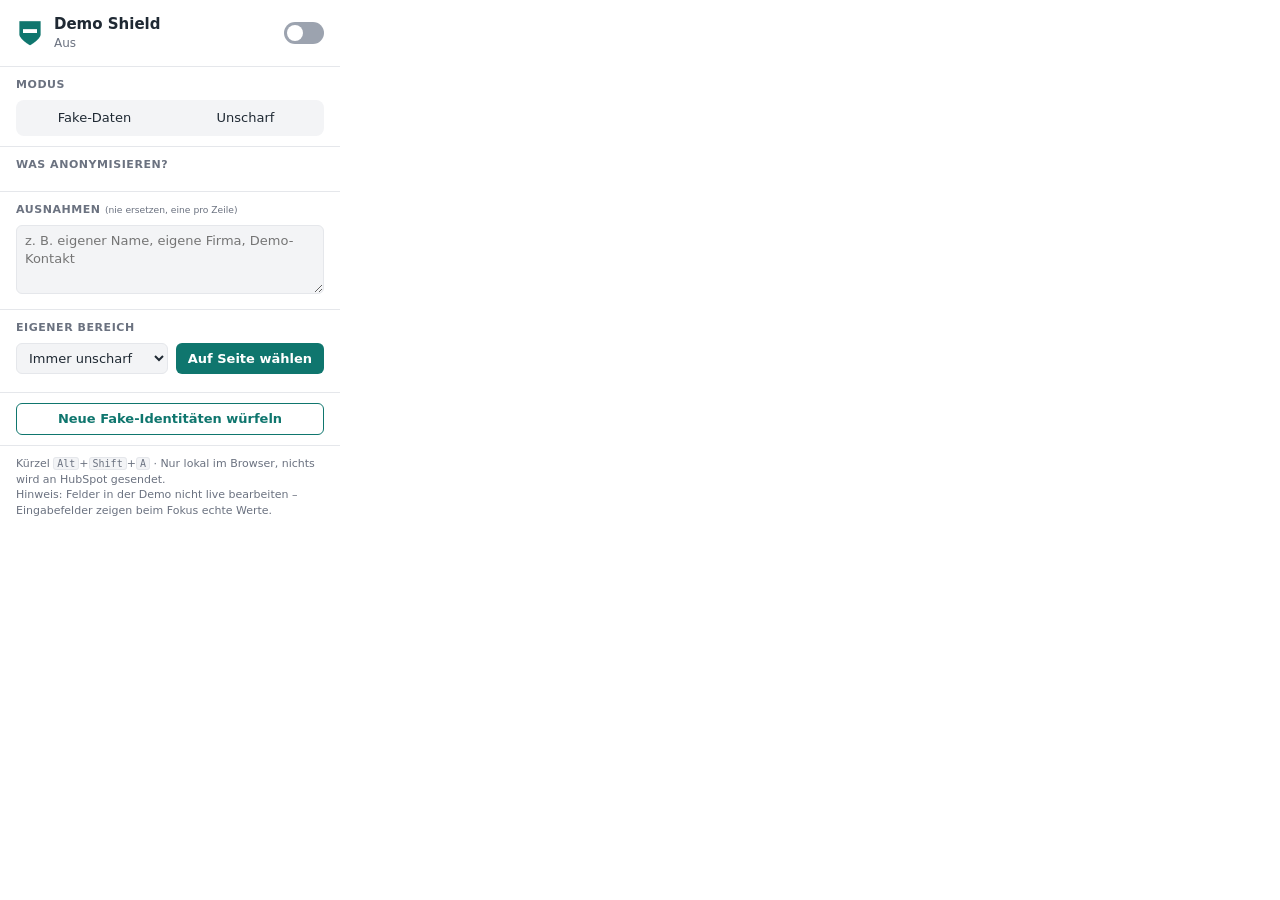
<file: hubspot-demo-shield/popup/popup.html>
<!doctype html>
<html lang="de">
<head>
  <meta charset="utf-8">
  <title>HubSpot Demo Shield</title>
  <link rel="stylesheet" href="popup.css">
</head>
<body>
  <header>
    <img src="../icons/icon48.png" alt="" width="28" height="28">
    <div class="title">
      <strong>Demo Shield</strong>
      <span id="status">Aus</span>
    </div>
    <label class="switch" title="Alt+Shift+A">
      <input type="checkbox" id="enabled">
      <span></span>
    </label>
  </header>

  <section>
    <h2>Modus</h2>
    <div class="seg">
      <label><input type="radio" name="mode" value="fake"><span>Fake-Daten</span></label>
      <label><input type="radio" name="mode" value="blur"><span>Unscharf</span></label>
    </div>
  </section>

  <section>
    <h2>Was anonymisieren?</h2>
    <div class="grid" id="categories"></div>
  </section>

  <section>
    <h2>Ausnahmen <small>(nie ersetzen, eine pro Zeile)</small></h2>
    <textarea id="exceptions" rows="3" placeholder="z. B. eigener Name, eigene Firma, Demo-Kontakt"></textarea>
  </section>

  <section>
    <h2>Eigener Bereich</h2>
    <div class="row">
      <select id="pickGen">
        <option value="blur">Immer unscharf</option>
        <option value="text">Freitext</option>
        <option value="person">Personenname</option>
        <option value="company">Firmenname</option>
        <option value="address">Adresse</option>
        <option value="amount">Betrag</option>
      </select>
      <button id="pick">Auf Seite wählen</button>
    </div>
    <ul id="rules"></ul>
  </section>

  <section class="actions">
    <button id="reseed" class="ghost">Neue Fake-Identitäten würfeln</button>
  </section>

  <footer>
    Kürzel <kbd>Alt</kbd>+<kbd>Shift</kbd>+<kbd>A</kbd> · Nur lokal im Browser, nichts wird an HubSpot gesendet.
    <br>Hinweis: Felder in der Demo nicht live bearbeiten – Eingabefelder zeigen beim Fokus echte Werte.
  </footer>
  <script src="../shared/defaults.js"></script>
  <script src="popup.js"></script>
</body>
</html>
</file>
<file: hubspot-demo-shield/popup/popup.css>
:root {
  --bg: #ffffff; --fg: #1f2933; --muted: #6b7280; --line: #e5e7eb; --accent: #0F766E; --soft: #f3f4f6;
}
@media (prefers-color-scheme: dark) {
  :root { --bg: #18181b; --fg: #f4f4f5; --muted: #a1a1aa; --line: #2e2e33; --accent: #2dd4bf; --soft: #232327; }
}
* { box-sizing: border-box; }
body { width: 340px; margin: 0; background: var(--bg); color: var(--fg); font: 13px/1.4 system-ui, -apple-system, sans-serif; }
header { display: flex; align-items: center; gap: 10px; padding: 14px 16px; border-bottom: 1px solid var(--line); }
.title { flex: 1; display: flex; flex-direction: column; }
.title strong { font-size: 15px; }
#status { color: var(--muted); font-size: 12px; }
#status.on { color: var(--accent); font-weight: 600; }
section { padding: 10px 16px; border-bottom: 1px solid var(--line); }
h2 { font-size: 11px; text-transform: uppercase; letter-spacing: .05em; color: var(--muted); margin: 0 0 8px; font-weight: 600; }
h2 small { text-transform: none; letter-spacing: 0; font-weight: 400; }
.grid { display: grid; grid-template-columns: 1fr 1fr; gap: 6px 10px; }
.grid label { display: flex; gap: 6px; align-items: center; cursor: pointer; }
input[type=checkbox] { accent-color: var(--accent); }
.seg { display: flex; background: var(--soft); border-radius: 8px; padding: 3px; }
.seg label { flex: 1; }
.seg input { display: none; }
.seg span { display: block; text-align: center; padding: 6px; border-radius: 6px; cursor: pointer; }
.seg input:checked + span { background: var(--bg); box-shadow: 0 1px 3px rgba(0,0,0,.15); font-weight: 600; }
textarea, select { width: 100%; background: var(--soft); color: var(--fg); border: 1px solid var(--line); border-radius: 6px; padding: 6px 8px; font: inherit; resize: vertical; }
.row { display: flex; gap: 8px; }
.row select { flex: 1; }
button { background: var(--accent); color: #fff; border: 0; border-radius: 6px; padding: 6px 12px; font: inherit; font-weight: 600; cursor: pointer; white-space: nowrap; }
button.ghost { background: transparent; color: var(--accent); border: 1px solid var(--accent); width: 100%; }
#rules { list-style: none; margin: 8px 0 0; padding: 0; max-height: 120px; overflow: auto; }
#rules li { display: flex; gap: 6px; align-items: center; padding: 4px 0; border-top: 1px dashed var(--line); }
#rules code { flex: 1; font-size: 11px; overflow: hidden; text-overflow: ellipsis; white-space: nowrap; }
#rules .gen { color: var(--muted); font-size: 11px; }
#rules button { background: none; color: var(--muted); padding: 0 4px; font-size: 14px; }
footer { padding: 10px 16px 14px; color: var(--muted); font-size: 11px; }
kbd { background: var(--soft); border: 1px solid var(--line); border-radius: 3px; padding: 0 3px; font-size: 10px; }
.switch { position: relative; width: 40px; height: 22px; }
.switch input { opacity: 0; width: 0; height: 0; }
.switch span { position: absolute; inset: 0; background: #9ca3af; border-radius: 22px; cursor: pointer; transition: .15s; }
.switch span::before { content: ""; position: absolute; width: 16px; height: 16px; left: 3px; top: 3px; background: #fff; border-radius: 50%; transition: .15s; }
.switch input:checked + span { background: var(--accent); }
.switch input:checked + span::before { transform: translateX(18px); }
</file>
